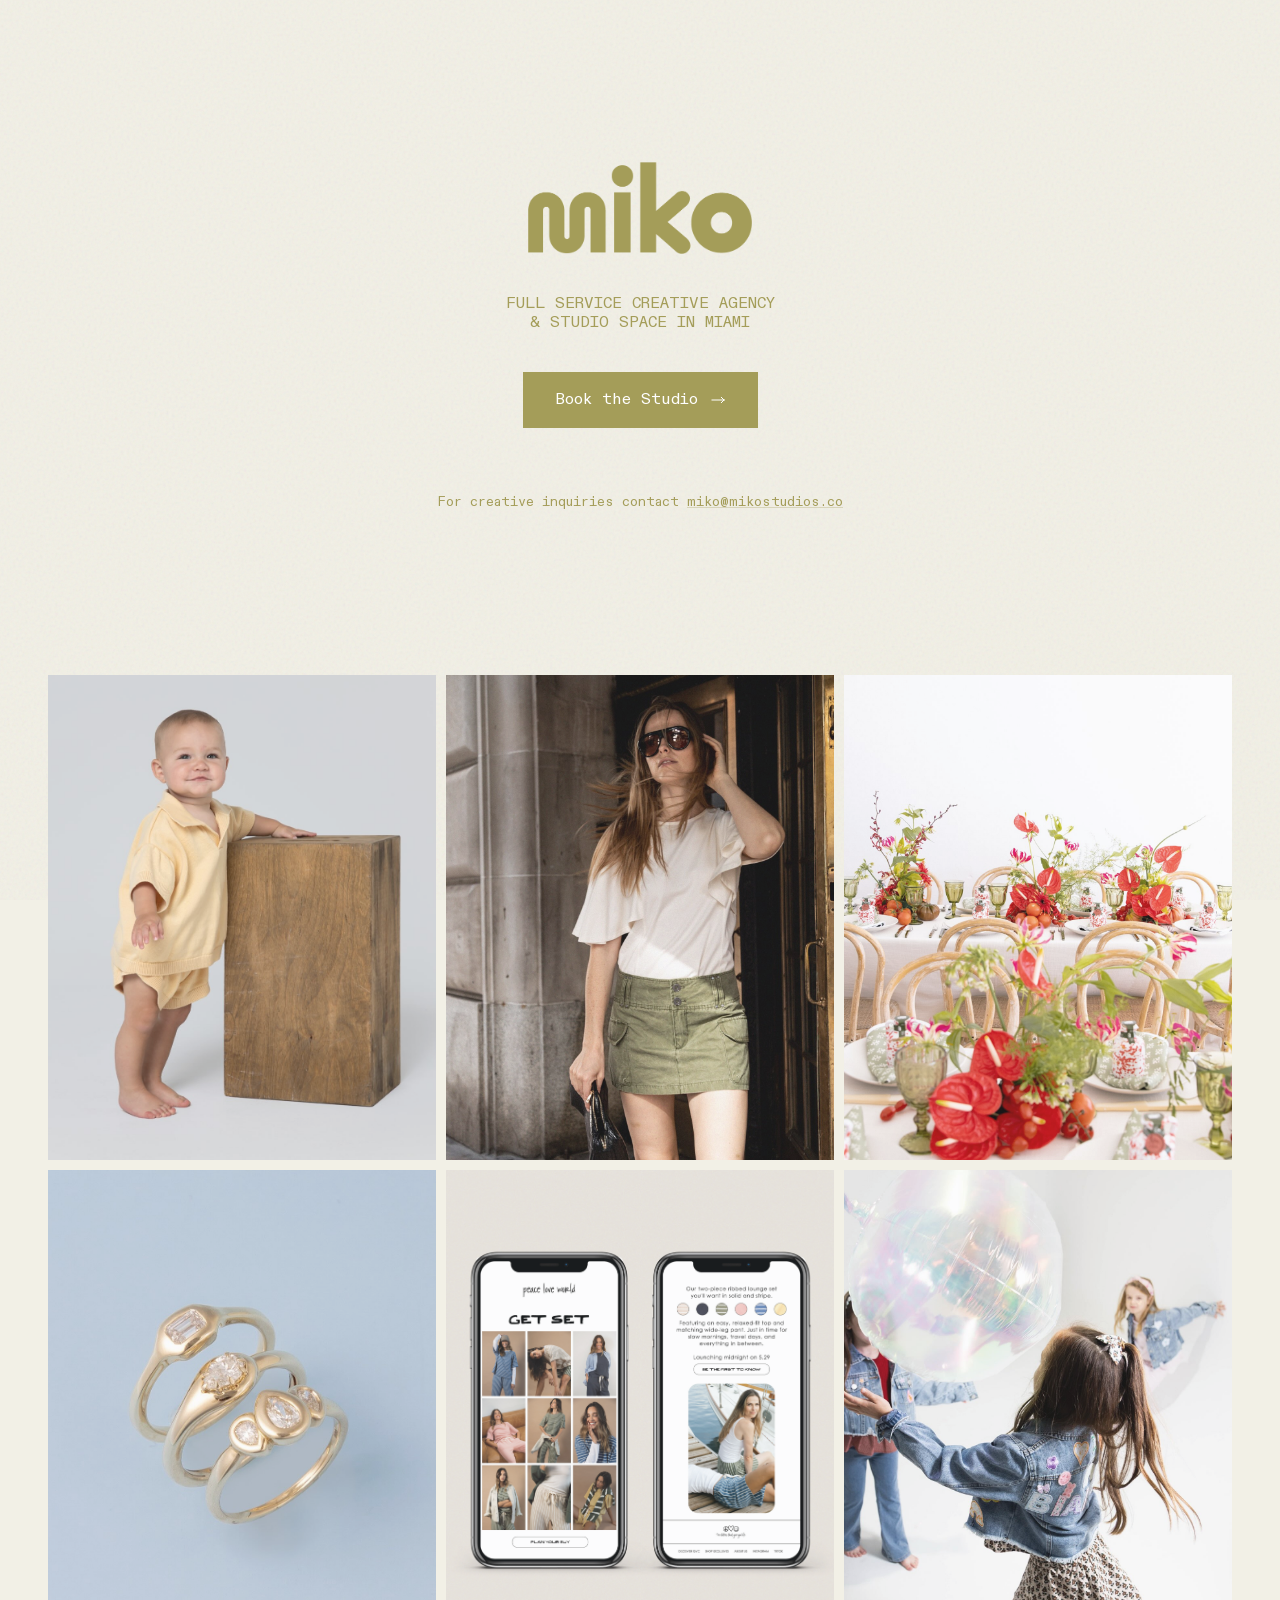
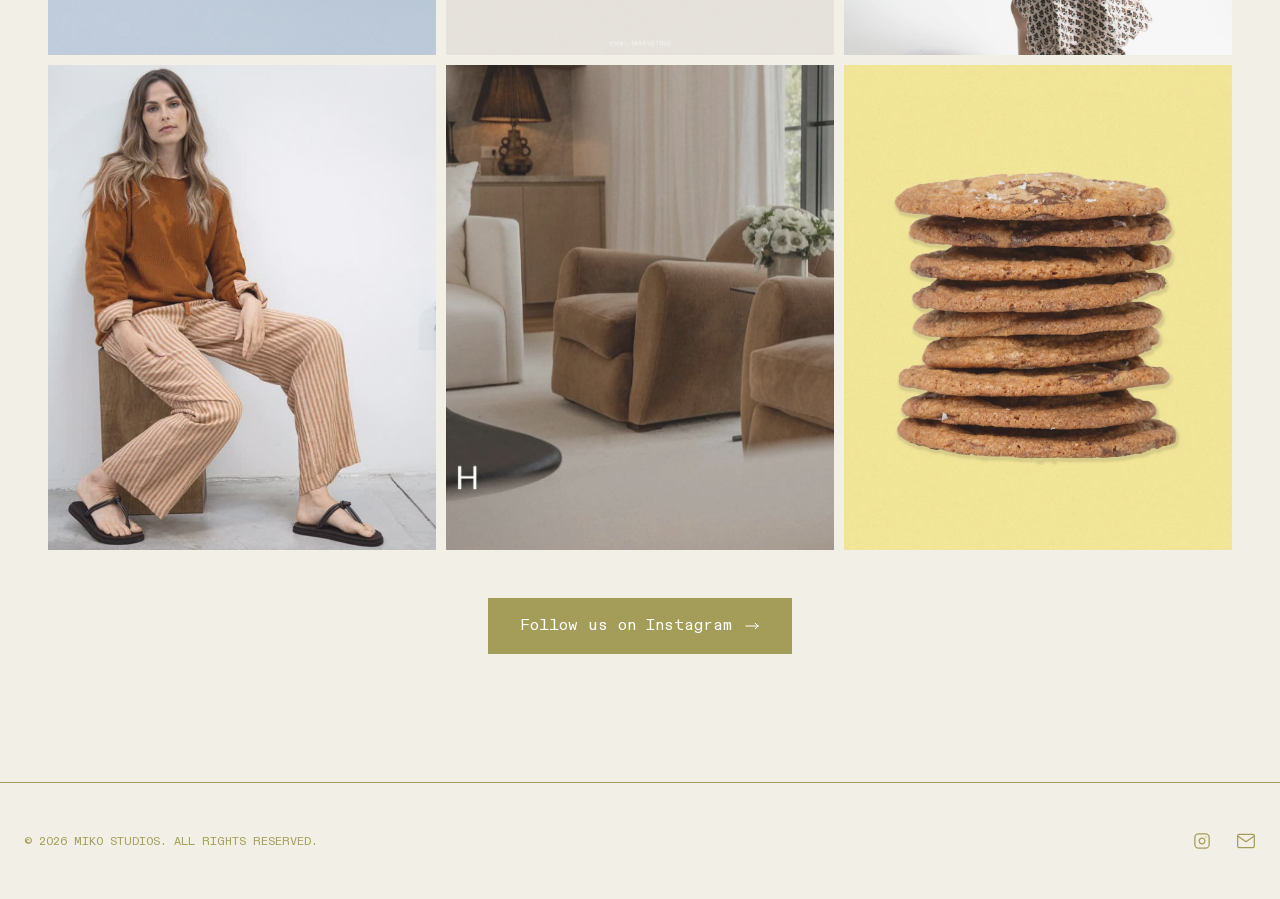
<file: index.html>
<!DOCTYPE html>
<html lang="en">

<head>
    <meta charset="UTF-8">
    <meta name="viewport" content="width=device-width, initial-scale=1.0">
    <title>Miko Studios | Creative Agency</title>
    <meta name="description" content="Full service creative agency + studio in Miami. Photography, videography, and creative direction.">
    <meta name="theme-color" content="#F2F0E6">
    <link rel="canonical" href="https://mikostudios.co/">

    <!-- Open Graph / Facebook -->
    <meta property="og:type" content="website">
    <meta property="og:url" content="https://mikostudios.co/">
    <meta property="og:title" content="Miko Studios | Creative Agency">
    <meta property="og:description" content="Full service creative agency + studio in Miami.">
    <meta property="og:image" content="https://mikostudios.co/img/miko-studio-1.jpg">

    <!-- Twitter -->
    <meta property="twitter:card" content="summary_large_image">
    <meta property="twitter:url" content="https://mikostudios.co/">
    <meta property="twitter:title" content="Miko Studios | Creative Agency">
    <meta property="twitter:description" content="Full service creative agency + studio in Miami.">
    <meta property="twitter:image" content="https://mikostudios.co/img/miko-studio-1.jpg">

    <!-- Favicon -->
    <link rel="icon" type="image/x-icon" href="./favicon.ico">
    <link rel="icon" type="image/png" sizes="32x32" href="./favicon-32x32.png">
    <link rel="icon" type="image/png" sizes="16x16" href="./favicon-16x16.png">
    <link rel="apple-touch-icon" sizes="180x180" href="./apple-touch-icon.png">
    <link rel="manifest" href="./site.webmanifest">

    <!-- Google Fonts -->
    <link rel="preconnect" href="https://fonts.googleapis.com">
    <link rel="preconnect" href="https://fonts.gstatic.com" crossorigin>
    <link href="https://fonts.googleapis.com/css2?family=Cormorant+Garamond:ital,wght@0,300;0,400;0,600;1,400&display=swap"
        rel="stylesheet">

    <!-- CSS -->
    <link href="./css/style.css" rel="stylesheet">

    <!-- Google tag (gtag.js) -->
    <script async src="https://www.googletagmanager.com/gtag/js?id=G-3SKXFJRZ46"></script>
    <script>
        window.dataLayer = window.dataLayer || [];
        function gtag(){dataLayer.push(arguments);}
        gtag('js', new Date());

        gtag('config', 'G-3SKXFJRZ46');
    </script>
</head>

<body>

    <!-- Hero Section -->
    <section class="hero">
        <div class="hero-content">

            <div class="hero-logo-container">
                <img src="./miko-logo.png" alt="Miko Studios Logo" class="hero-logo" width="562" height="229">
            </div>

            <p class="hero-description">
                FULL SERVICE CREATIVE AGENCY <br>& STUDIO SPACE IN MIAMI
            </p>

            <div class="btn-wrapper">
                <a href="https://mikostudios.as.me/" class="btn">
                    <span>Book the Studio</span>
                    <svg fill="none" stroke="currentColor" viewBox="0 0 24 24" width="16" height="16" aria-hidden="true">
                        <path stroke-linecap="square" stroke-linejoin="miter" stroke-width="1.5"
                            d="M17 8l4 4m0 0l-4 4m4-4H3"></path>
                    </svg>
                </a>
            </div>

            <p class="contact-text">
                For creative inquiries contact <a href="mailto:miko@mikostudios.co"
                    class="contact-link">miko@mikostudios.co</a>
            </p>
        </div>
    </section>

    <!-- Instagram Feed Section -->
    <section class="gallery" aria-label="Instagram Feed">
        <div class="container">
            <div id="custom-instafeed" class="gallery-grid">
                <div class="gallery-item loading">
                    <div class="gallery-img loading-placeholder"></div>
                </div>
                <div class="gallery-item loading">
                    <div class="gallery-img loading-placeholder"></div>
                </div>
                <div class="gallery-item loading">
                    <div class="gallery-img loading-placeholder"></div>
                </div>
                <div class="gallery-item loading">
                    <div class="gallery-img loading-placeholder"></div>
                </div>
                <div class="gallery-item loading">
                    <div class="gallery-img loading-placeholder"></div>
                </div>
                <div class="gallery-item loading">
                    <div class="gallery-img loading-placeholder"></div>
                </div>
                <div class="gallery-item loading">
                    <div class="gallery-img loading-placeholder"></div>
                </div>
                <div class="gallery-item loading">
                    <div class="gallery-img loading-placeholder"></div>
                </div>
                <div class="gallery-item loading">
                    <div class="gallery-img loading-placeholder"></div>
                </div>
            </div>

            <div class="btn-wrapper" style="text-align: center; margin-top: 3rem;">
                <a href="https://instagram.com/mikostudios.co/" target="_blank" rel="noopener noreferrer" class="btn">
                    <span>Follow us on Instagram</span>
                    <svg fill="none" stroke="currentColor" viewBox="0 0 24 24" width="16" height="16" aria-hidden="true">
                        <path stroke-linecap="square" stroke-linejoin="miter" stroke-width="1.5"
                            d="M17 8l4 4m0 0l-4 4m4-4H3"></path>
                    </svg>
                </a>
            </div>
        </div>
    </section>

    <!-- Footer -->
    <footer class="footer">
        <div class="copyright">
            &copy; <span id="year"></span> MIKO STUDIOS. ALL RIGHTS RESERVED.
        </div>
        <div class="social-links">
            <a href="https://instagram.com/mikostudios.co/" target="_blank" rel="noopener noreferrer" class="social-icon" aria-label="Instagram">
                <svg class="icon-svg" fill="none" stroke="currentColor" viewBox="-2 -2 28 28" aria-hidden="true">
                    <rect x="2" y="2" width="20" height="20" rx="5" ry="5" stroke-width="1.75" stroke-linecap="round"
                        stroke-linejoin="round"></rect>
                    <path d="M16 11.37A4 4 0 1 1 12.63 8 4 4 0 0 1 16 11.37z" stroke-width="1.75" stroke-linecap="round"
                        stroke-linejoin="round"></path>
                    <line x1="17.5" y1="6.5" x2="17.51" y2="6.5" stroke-width="1.75" stroke-linecap="round"
                        stroke-linejoin="round"></line>
                </svg>
            </a>
            <a href="mailto:miko@mikostudios.co" class="social-icon" aria-label="Email">
                <svg class="icon-svg" fill="none" stroke="currentColor" viewBox="0 0 24 24" aria-hidden="true">
                    <path d="M4 4h16c1.1 0 2 .9 2 2v12c0 1.1-.9 2-2 2H4c-1.1 0-2-.9-2-2V6c0-1.1.9-2 2-2z"
                        stroke-width="1.5" stroke-linecap="round" stroke-linejoin="round"></path>
                    <polyline points="22,6 12,13 2,6" stroke-width="1.5" stroke-linecap="round" stroke-linejoin="round">
                    </polyline>
                </svg>
            </a>
        </div>
    </footer>

    <!-- Instagram Feed Script -->
    <script>
        // Dynamic copyright year
        document.getElementById('year').textContent = new Date().getFullYear();

        // Instagram Feed Loader
        document.addEventListener('DOMContentLoaded', () => {
            const feedContainer = document.getElementById('custom-instafeed');

            const fetchInstagramPosts = async () => {
                try {
                    const timestamp = new Date().getTime();
                    const response = await fetch('./data/instagram.json?t=' + timestamp);

                    if (!response.ok) {
                        throw new Error('Could not load local feed');
                    }

                    const data = await response.json();

                    if (data && data.length > 0) {
                        feedContainer.innerHTML = '';

                        data.slice(0, 9).forEach(post => {
                            const postHtml = `
                                <div class="gallery-item">
                                    <a href="${post.permalink}" target="_blank" rel="noopener noreferrer">
                                        <img src="${post.media_url}" alt="Miko Studios Instagram post" class="gallery-img" loading="lazy">
                                    </a>
                                </div>
                            `;
                            feedContainer.insertAdjacentHTML('beforeend', postHtml);
                        });
                    }
                } catch (error) {
                    console.error('Error loading Instagram feed:', error);
                    feedContainer.innerHTML = '<p style="text-align:center; padding: 2rem; font-family: var(--font-mono); font-size: 0.8rem; color: var(--color-olive);">Instagram feed temporarily unavailable.</p>';
                }
            };

            fetchInstagramPosts();
        });
    </script>
</body>

</html>
</file>
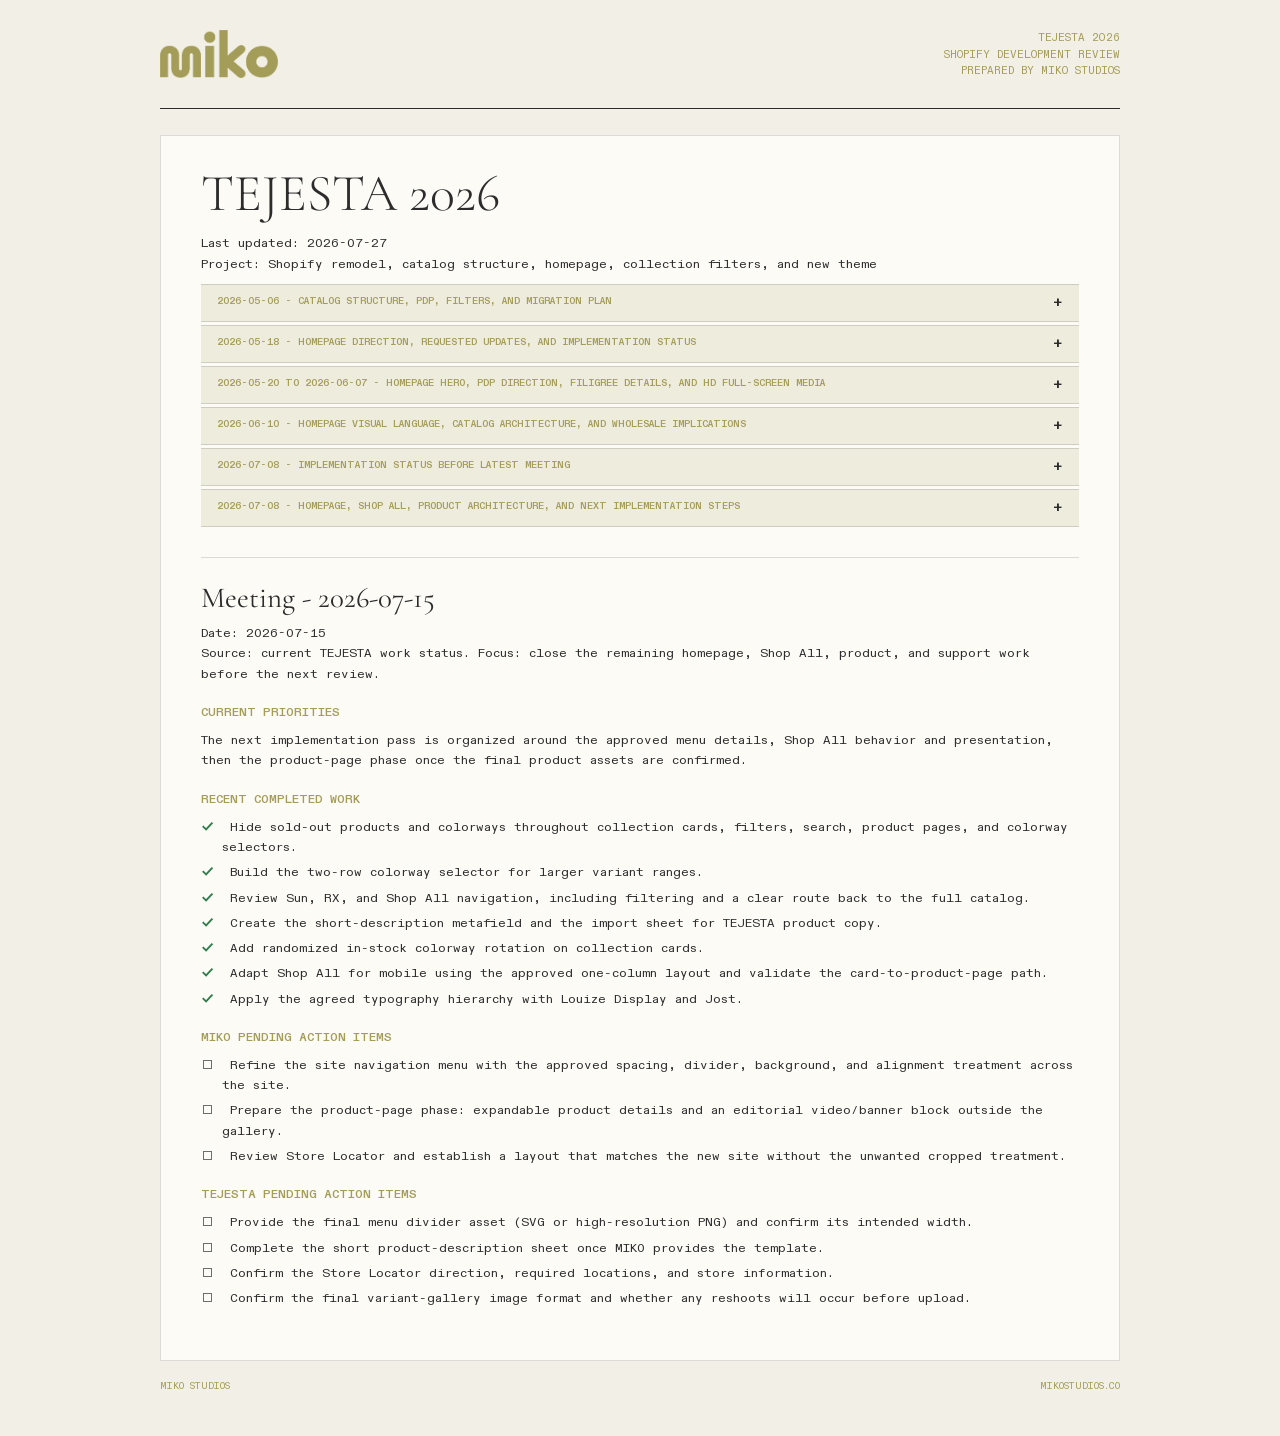
<file: tejesta.html>
<!doctype html>
<html lang="en">
<head>
  <meta charset="utf-8">
  <meta name="viewport" content="width=device-width, initial-scale=1">
  <title>TEJESTA 2026 Meeting Summary</title>
  <style>
    @font-face {
      font-family: "ABCDiatypeMono";
      src: url("fonts/ABCDiatypeMonoVariable-Trial.ttf") format("truetype");
      font-weight: 100 900;
      font-style: normal;
      font-display: swap;
    }
    @font-face {
      font-family: "Cormorant Garamond";
      src: url("fonts/CormorantGaramond-300.ttf") format("truetype");
      font-weight: 300;
      font-style: normal;
      font-display: swap;
    }
    @font-face {
      font-family: "Cormorant Garamond";
      src: url("fonts/CormorantGaramond-400.ttf") format("truetype");
      font-weight: 400;
      font-style: normal;
      font-display: swap;
    }
    @font-face {
      font-family: "Cormorant Garamond";
      src: url("fonts/CormorantGaramond-600.ttf") format("truetype");
      font-weight: 600;
      font-style: normal;
      font-display: swap;
    }
    @font-face {
      font-family: "Cormorant Garamond";
      src: url("fonts/CormorantGaramond-Italic-400.ttf") format("truetype");
      font-weight: 400;
      font-style: italic;
      font-display: swap;
    }

    :root {
      --cream: #F2F0E6;
      --charcoal: #2C2C2C;
      --olive: rgb(164, 157, 89);
      --olive-soft: rgba(164, 157, 89, 0.16);
      --terracotta: #AF8A69;
      --paper: #FCFBF6;
      --rule: rgba(44, 44, 44, 0.16);
      --serif: "Cormorant Garamond", Georgia, serif;
      --mono: "ABCDiatypeMono", ui-monospace, SFMono-Regular, Menlo, monospace;
    }

    @page {
      size: A4;
      margin: 16mm 15mm 18mm;
    }

    * {
      box-sizing: border-box;
    }

    html {
      background: var(--cream);
      color: var(--charcoal);
      font-family: var(--mono);
      font-size: 10px;
    }

    body {
      margin: 0;
      background: var(--cream);
      color: var(--charcoal);
      -webkit-font-smoothing: antialiased;
      line-height: 1.46;
    }

    .page {
      max-width: 960px;
      margin: 0 auto;
      padding: 30px 0 42px;
    }

    .brand-header {
      display: flex;
      align-items: flex-start;
      justify-content: space-between;
      gap: 32px;
      padding-bottom: 28px;
      margin-bottom: 26px;
      border-bottom: 1px solid var(--charcoal);
    }

    .brand-logo {
      width: 118px;
      height: auto;
      object-fit: contain;
    }

    .brand-meta {
      max-width: 360px;
      color: var(--olive);
      font-family: var(--mono);
      font-size: 11px;
      line-height: 1.5;
      text-align: right;
      text-transform: uppercase;
    }

    main {
      background: var(--paper);
      border: 1px solid var(--rule);
      padding: 34px 40px 38px;
    }

    h1,
    h2,
    h3 {
      margin: 0;
      color: var(--charcoal);
      font-family: var(--serif);
      font-weight: 400;
      letter-spacing: 0;
    }

    h1 {
      max-width: 780px;
      margin-bottom: 16px;
      font-size: 52px;
      line-height: 0.92;
      font-weight: 300;
    }

    h2 {
      margin-top: 32px;
      padding-top: 24px;
      border-top: 1px solid var(--rule);
      font-size: 29px;
      line-height: 1.08;
      page-break-after: avoid;
    }

    h3 {
      margin-top: 20px;
      color: var(--olive);
      font-family: var(--mono);
      font-size: 12px;
      font-weight: 600;
      line-height: 1.35;
      text-transform: uppercase;
    }

    p,
    li {
      font-family: var(--mono);
      font-size: 12.5px;
      line-height: 1.62;
    }

    p {
      margin: 10px 0;
    }

    a {
      color: var(--terracotta);
      text-decoration: none;
      border-bottom: 1px solid rgba(175, 138, 105, 0.35);
    }

    ul,
    ol {
      margin: 10px 0 14px;
      padding-left: 20px;
    }

    li {
      margin: 5px 0;
    }

    ul:has(> li > input[type="checkbox"]) {
      padding-left: 21px;
      list-style: none;
    }

    ul:has(> li > input[type="checkbox"]) > li {
      list-style: none;
    }

    code {
      padding: 1px 4px;
      background: var(--olive-soft);
      border-radius: 0;
      font-family: var(--mono);
      font-size: 0.94em;
    }

    hr {
      display: none;
    }

    input[type="checkbox"] {
      width: 13px;
      height: 13px;
      margin: 0 8px 0 -21px;
      appearance: none;
      -webkit-appearance: none;
      border: 0;
      border-radius: 0;
      background: transparent;
      background-image: url("data:image/svg+xml,%3Csvg width='13' height='13' viewBox='0 0 13 13' fill='none' xmlns='http://www.w3.org/2000/svg'%3E%3Crect x='2.5' y='2.5' width='8' height='8' stroke='%236E6E6E' stroke-width='1'/%3E%3C/svg%3E");
      background-position: center;
      background-repeat: no-repeat;
      background-size: 13px 13px;
      forced-color-adjust: none;
      opacity: 1;
      transform: translateY(2px);
    }

    input[type="checkbox"]:checked {
      background-image: url("data:image/svg+xml,%3Csvg width='13' height='13' viewBox='0 0 13 13' fill='none' xmlns='http://www.w3.org/2000/svg'%3E%3Cpath d='M2.4 6.8L5.1 9.5L10.8 3.4' stroke='%232F7D4B' stroke-width='1.9' stroke-linecap='square' stroke-linejoin='miter'/%3E%3C/svg%3E");
    }

    blockquote {
      margin: 18px 0;
      padding: 12px 18px;
      border-left: 3px solid var(--olive);
      background: var(--olive-soft);
    }

    .design-options {
      display: grid;
      grid-template-columns: repeat(2, minmax(0, 1fr));
      gap: 18px;
      margin: 18px 0 16px;
    }

    .design-option {
      display: grid;
      gap: 9px;
      margin: 0;
    }

    .design-option a {
      display: block;
      overflow: hidden;
      border: 1px solid var(--rule);
      background: var(--cream);
    }

    .design-option img {
      display: block;
      width: 100%;
      height: 260px;
      object-fit: cover;
      object-position: top center;
    }

    .design-option figcaption {
      color: var(--charcoal);
      font-family: var(--mono);
      font-size: 11px;
      line-height: 1.45;
      text-transform: uppercase;
    }

    .design-option__note {
      display: block;
      margin-top: 2px;
      color: var(--olive);
      font-size: 10px;
      text-transform: none;
    }

    .meeting-archive {
      margin: 3px 0 0;
      border-top: 1px solid var(--rule);
      border-bottom: 1px solid var(--rule);
      background: var(--olive-soft);
    }

    .meeting-archive > summary {
      display: grid;
      grid-template-columns: minmax(0, 1fr) auto;
      gap: 0 18px;
      padding: 10px 16px;
      color: var(--olive);
      cursor: pointer;
      font-family: var(--mono);
      font-size: 12px;
      font-weight: 600;
      line-height: 1.35;
      list-style: none;
      text-transform: uppercase;
    }

    .meeting-archive > summary::-webkit-details-marker {
      display: none;
    }

    .meeting-archive > summary::after {
      content: "+";
      grid-column: 2;
      grid-row: 1;
      flex: 0 0 auto;
      align-self: center;
      color: var(--charcoal);
      font-size: 16px;
      line-height: 1;
    }

    .meeting-archive[open] > summary::after {
      content: "-";
    }

    .meeting-archive__meta {
      grid-column: 1;
      grid-row: 1;
      color: var(--olive);
      font-size: 10px;
      text-align: left;
    }

    .meeting-archive__content {
      padding: 4px 22px 28px;
      border-top: 1px solid var(--rule);
    }

    .meeting-current {
      margin-top: 30px;
    }

    .meeting-current h2 {
      margin-top: 0;
    }

    .doc-footer {
      display: flex;
      justify-content: space-between;
      gap: 24px;
      margin-top: 18px;
      color: var(--olive);
      font-family: var(--mono);
      font-size: 10px;
      text-transform: uppercase;
    }

    @media screen and (max-width: 700px) {
      .page {
        padding: 22px 16px 34px;
      }

      .brand-header {
        gap: 18px;
        padding-bottom: 22px;
        margin-bottom: 20px;
      }

      .brand-logo {
        width: 104px;
      }

      .brand-meta {
        max-width: 250px;
        font-size: 10px;
      }

      main {
        padding: 28px 22px 32px;
      }

      .meeting-archive__content {
        padding: 2px 18px 24px;
      }

      .design-options {
        gap: 14px;
      }

      .design-option img {
        height: 220px;
      }

      h1 {
        font-size: 42px;
      }

      h2 {
        font-size: 25px;
      }
    }

    @media screen and (max-width: 480px) {
      .page {
        padding: 18px 14px 30px;
      }

      .brand-header {
        flex-direction: column;
      }

      .brand-meta {
        max-width: none;
        text-align: left;
      }

      main {
        padding: 24px 18px 28px;
      }

      .design-options {
        grid-template-columns: 1fr;
      }

      .design-option img {
        height: 280px;
      }

      h1 {
        font-size: 38px;
      }
    }

    @media print {
      body {
        print-color-adjust: exact;
        -webkit-print-color-adjust: exact;
      }
      .page {
        padding: 0;
      }
      main {
        border: 0;
        padding: 0;
        background: transparent;
      }
      .brand-header {
        margin-bottom: 18px;
      }
      .design-options {
        grid-template-columns: repeat(2, minmax(0, 1fr));
      }
      .design-option img {
        height: 170px;
      }
      h2 {
        break-after: avoid;
      }
      li,
      p {
        orphans: 3;
        widows: 3;
      }
    }
  </style>
</head>
<body>
  <div class="page">
    <header class="brand-header">
      <img class="brand-logo" src="images/miko-logo.png" alt="MIKO Studios">
      <div class="brand-meta">
        TEJESTA 2026<br>
        Shopify Development Review<br>
        Prepared by MIKO Studios
      </div>
    </header>
    <main>
      <h1>TEJESTA 2026</h1>
<p>Last updated: 2026-07-27<br>Project: Shopify remodel, catalog structure, homepage, collection filters, and new theme</p>
<details class="meeting-archive">
<summary>
  <span class="meeting-archive__meta">2026-05-06 - Catalog structure, PDP, filters, and migration plan</span>
</summary>
<div class="meeting-archive__content">
<p>Date: 2026-05-06<br>Project: Shopify remodel, catalog structure, and new theme</p>
<hr>
<h2>1. Project Goal</h2>
<p>We are preparing a new version of the TEJESTA Shopify store before making changes to the live site.</p>
<p>The main goal is to organize the catalog so the store becomes clearer, easier to maintain, and closer to a premium eyewear experience inspired by Matsuda:</p>
<ul>
<li>One product = one eyewear model/style.</li>
<li>Color and lens variations are managed as variants inside the product.</li>
<li>The variant option is called <code>Colorway</code>.</li>
<li>Collection pages stop showing many duplicated products by color.</li>
<li>Each product page concentrates images, description, variants, SEO, and commercial data in one place.</li>
</ul>
<hr>
<h2>2. Current Status</h2>
<h3>Development Store</h3>
<p>We have created a development store where we are testing the new structure:</p>
<p><a href="https://tejesta2026.myshopify.com/">https://tejesta2026.myshopify.com/</a></p>
<p>The site can be visited, but it is password protected:</p>
<p><code>tejesta</code></p>
<p>This environment lets us review products, theme behavior, and the shopping experience without affecting the live store.</p>
<h3>Products</h3>
<p>We have already imported the unified products into the development store.</p>
<p>Catalog change summary:</p>
<ul>
<li>Before: 362 original products/handles.</li>
<li>Now: 64 products grouped by model/style.</li>
<li>Variants created: 362.</li>
<li>Product groups merged: 51.</li>
<li>Redirects prepared: 362.</li>
<li>301 redirects needed because the URL changes: 351.</li>
</ul>
<p>This does not mean the catalog is production-ready. The structure is now available for review, but TEJESTA still needs to validate groupings, names, images, SKUs, inventory, and content.</p>
<h3>New Theme</h3>
<p>We have also created a GitHub repository to speed up development and keep better control over changes.</p>
<p>This lets us work in a more organized way, test changes in development, and only move validated updates to the live site.</p>
<h3>Visual Design</h3>
<p>We have not worked on the final visual design yet: colors, typography, graphic style, visual polish, or the complete aesthetic direction.</p>
<p>Right now, we are focused on the Shopify functional foundation because that is the priority: catalog structure, variants, images, filters, navigation, and overall behavior.</p>
<p>The idea is to first approve a solid foundation and then apply the visual design on top of that structure.</p>
<hr>
<h2>3. What Is Already Done</h2>
<ul>
<li><input checked="" disabled="" type="checkbox"> Development store created.</li>
<li><input checked="" disabled="" type="checkbox"> Unified products imported into development.</li>
<li><input checked="" disabled="" type="checkbox"> New catalog structure prepared: product = model, variant = colorway.</li>
<li><input checked="" disabled="" type="checkbox"> Variant option defined as <code>Colorway</code>.</li>
<li><input checked="" disabled="" type="checkbox"> RX and Sunglasses kept separate for now.</li>
<li><input checked="" disabled="" type="checkbox"> Redirect map prepared for old URLs.</li>
<li><input checked="" disabled="" type="checkbox"> New theme created in GitHub.</li>
<li><input checked="" disabled="" type="checkbox"> Initial design and UX notes prepared using Matsuda as reference.</li>
<li><input checked="" disabled="" type="checkbox"> Technical base prepared for collection pages, product pages, and variant selectors.</li>
</ul>
<hr>
<h2>4. What Still Needs Validation</h2>
<ul>
<li><input disabled="" type="checkbox"> Review whether the 64 grouped products are correct.</li>
<li><input disabled="" type="checkbox"> Confirm model names and colorway names.</li>
<li><input disabled="" type="checkbox"> Confirm which non-eyewear products should remain in the store.</li>
<li><input disabled="" type="checkbox"> Review prices, inventory, and product status.</li>
<li><input disabled="" type="checkbox"> Validate images for each product and colorway.</li>
<li><input checked="" disabled="" type="checkbox"> Define how the variant image gallery will work.</li>
<li><input disabled="" type="checkbox"> Review how the colorway selector should work when a product has many variants.</li>
<li><input disabled="" type="checkbox"> Decide how sold-out variants should appear: hidden or visible with a sold-out visual state.</li>
<li><input disabled="" type="checkbox"> Decide whether the PDP title should show only the model or model + selected colorway.</li>
<li><input disabled="" type="checkbox"> Define how editorial/hero blocks below the product gallery will be managed.</li>
<li><input disabled="" type="checkbox"> Define filters: which filters we use, what internal fields/tags feed them, and how they display.</li>
<li><input disabled="" type="checkbox"> Review collections and navigation.</li>
<li><input disabled="" type="checkbox"> Work on final visual design: colors, typography, and graphic style.</li>
<li><input disabled="" type="checkbox"> Complete QA before touching production.</li>
</ul>
<hr>
<h2>5. How Colorway Images Will Work</h2>
<p>When old separate products are merged into a single new product, we need to avoid mixing images from different colorways in the same gallery.</p>
<p>The defined solution is that each <code>Colorway</code> variant will have its own image gallery through a custom Shopify field.</p>
<p>Instead of creating rigid fields such as <code>Front</code>, <code>Side</code>, and <code>Diagonal</code>, we will use a flexible gallery field per variant. This means each colorway can have three images when that is enough, but it can also have more images if a product needs them.</p>
<h3>Behavior</h3>
<ul>
<li>Each product will continue using <code>Colorway</code> variants.</li>
<li>Each variant will have its own list of images.</li>
<li>The theme will show the image gallery that belongs to the selected colorway.</li>
<li>The team will be able to add more photos from the backend when needed.</li>
</ul>
<h3>Recommended Image Order</h3>
<p>To keep consistency, we recommend this order:</p>
<ol>
<li>Front</li>
<li>Side</li>
<li>Diagonal</li>
<li>Detail or extra images, when needed</li>
</ol>
<h3>Benefits</h3>
<ul>
<li>Each colorway controls its own images.</li>
<li>The gallery does not depend on filenames or ALT text.</li>
<li>The system is cleaner and more scalable long term.</li>
<li>Products are not limited to only three photos.</li>
<li>It supports a clearer and more premium visual experience.</li>
</ul>
<h3>Consideration</h3>
<p>This solution requires theme customization so the theme can read the images assigned to each variant, but it is the cleanest option for the new catalog structure.</p>
<hr>
<h2>6. Visual Point To Review: Selector With Many Variants</h2>
<p>On the product page, the colorway selector works well when there are only a few variants. For example, products with four colorways look clean and easy to use.</p>
<p>But in models with many variants, such as <code>Araki</code>, the thumbnails do not fit well in the available space and the selector looks too compressed.</p>
<p>We should review this with TEJESTA before closing the product page design.</p>
<p>Options we could consider:</p>
<ul>
<li>Keep small thumbnails but add horizontal scroll.</li>
<li>Show fewer visible thumbnails and open a full selector on click.</li>
<li>Use a multi-row layout.</li>
<li>Switch to a list/dropdown selector for models with many variants.</li>
<li>Use larger thumbnails on desktop and a more compact solution on mobile.</li>
</ul>
<p>The important point is deciding which experience TEJESTA prefers when a model has many colorways.</p>
<hr>
<h2>7. Pending Point: Sold-Out Variants</h2>
<p>We need to decide what happens when a variant/colorway is sold out.</p>
<p>Options:</p>
<ul>
<li>Hide it from the website while it is out of stock.</li>
<li>Keep it visible as a thumbnail, but with a slight fadeout or clear sold-out state.</li>
</ul>
<p>Keeping it visible helps show the full colorway range and can generate interest, but it can also frustrate users if they try to select something they cannot buy.</p>
<p>Hiding it simplifies the shopping experience, but it can make a model look like it has fewer options than it actually does.</p>
<p>Decision needed from TEJESTA: hide sold-out colorways, or show them with a clear visual state.</p>
<hr>
<h2>8. Pending Point: Product Title On PDP</h2>
<p>Right now, the product page shows the product/model name.</p>
<p>We could make the title also show the selected colorway when a variant is selected.</p>
<p>Example:</p>
<ul>
<li>Current: <code>Araki</code></li>
<li>Possible: <code>Araki - Piano</code></li>
<li>Possible: <code>Araki - Havana</code></li>
</ul>
<p>This can help the user understand which colorway they are viewing, especially if the gallery and images change when a variant is selected.</p>
<p>Decision needed from TEJESTA: keep a cleaner title with only the model, or show model + colorway on the PDP.</p>
<hr>
<h2>9. Editorial Blocks On PDP</h2>
<p>On references like Matsuda, after the product gallery there are editorial hero blocks with images, text, and links.</p>
<p>These blocks should not depend on the variant/colorway. The cleanest approach is to treat them as product, family, or collection content, not as variant-specific content.</p>
<p>Recommendation:</p>
<ul>
<li>Keep one common PDP base for eyewear.</li>
<li>Add reusable editorial blocks below the gallery.</li>
<li>Manage those blocks with metafields or metaobjects, so they can be shared across products in the same family.</li>
<li>Avoid creating a different template for every single model, except for special cases.</li>
</ul>
<p>When separate templates could make sense:</p>
<ul>
<li>Sunglasses vs Optical, if the structure changes.</li>
<li>Accessories or apparel.</li>
<li>Special collaborations.</li>
<li>Landing-style products with very specific storytelling.</li>
</ul>
<p>For normal eyewear models, it is better to have one flexible main template and control editorial content from Shopify.</p>
<hr>
<h2>10. Pending Point: Collection Filters</h2>
<p>We still need to define the filtering system.</p>
<p>It is not enough to decide what filters the shopper will see. We also need to decide what internal information will feed those filters:</p>
<ul>
<li>Tags.</li>
<li>Product type.</li>
<li>Metafields.</li>
<li>Collections.</li>
<li>Specific internal product fields.</li>
</ul>
<p>Possible filters to review:</p>
<ul>
<li>Sunglasses / Optical.</li>
<li>Shape.</li>
<li>Frame material.</li>
<li>Frame color.</li>
<li>Lens color.</li>
<li>Fit.</li>
<li>Availability.</li>
<li>Price.</li>
<li>Collection.</li>
</ul>
<p>We also need to decide how filters will be displayed visually: sidebar filters, top filters, buttons, dropdowns, or a combination depending on desktop/mobile.</p>
<p>This remains open before closing the collection design.</p>
<hr>
<h2>11. Questions To Close In The Meeting</h2>
<ol>
<li>Do we validate product = model and variant = <code>Colorway</code>?</li>
<li>What colorway names does TEJESTA want to use?</li>
<li>How should many colorways be displayed on one product page?</li>
<li>When a variant is sold out, should we hide it or show it with a fadeout/sold-out state?</li>
<li>Should the PDP title show only the model or model + selected colorway?</li>
<li>What editorial blocks should appear below the product gallery?</li>
<li>Which current products should be kept, archived, or discontinued?</li>
<li>Which filters are truly important for the shopper?</li>
<li>What internal fields should feed those filters: tags, metafields, product type, or collections?</li>
<li>How does TEJESTA want the search experience to be displayed in the header and across the site?</li>
</ol>
<hr>
<h2>12. Next Steps</h2>
<ul>
<li>Review the development site with TEJESTA.</li>
<li>Correct groupings, colorways, SKUs, and images.</li>
<li>Implement the variant gallery in the theme.</li>
<li>Adjust the colorway selector for products with many variants.</li>
<li>Define sold-out variant behavior.</li>
<li>Define title behavior on the PDP when the colorway changes.</li>
<li>Define reusable PDP editorial blocks.</li>
<li>Define filters, internal fields, and visual presentation.</li>
<li>Continue developing the theme in GitHub.</li>
<li>Work on final visual design once the functional foundation is approved.</li>
<li>Complete QA in staging.</li>
<li>Prepare redirects and migration plan.</li>
<li>Only after that, apply changes to the live site.</li>
</ul>
<hr>
<h2>Important Note</h2>
<p>The development site is a working environment. It is useful for reviewing and approving the new structure, but it should not be considered the final production version yet.</p>
<p>Product image metafields and final product collections should be completed inside the real/live Shopify store after the new theme has been imported there, even if that theme remains unpublished during setup. This avoids duplicating manual work in development and ensures the metafield images and collections are connected to the final imported products and variants.</p>
</div>
</details>

<details class="meeting-archive">
<summary>
  <span class="meeting-archive__meta">2026-05-18 - Homepage direction, requested updates, and implementation status</span>
</summary>
<div class="meeting-archive__content">
<h2>This Week Meeting</h2>
<p>Date: 2026-05-18<br>Focus: track what TEJESTA requested after the previous review, what has already been implemented in the development workflow, and which homepage direction should move forward.</p>

<h3>What TEJESTA Asked For</h3>
<ul>
<li><input checked="" disabled="" type="checkbox"> Collection cards should show a maximum of 6 variant thumbnails on hover. If a product has more colorways, the sixth slot should show a <code>+</code> indicator.</li>
<li><input checked="" disabled="" type="checkbox"> Product pages should show the product name together with the selected <code>Colorway</code>.</li>
<li><input checked="" disabled="" type="checkbox"> Accessibility must be treated as a main requirement because some buyers may have vision difficulties.</li>
<li><input checked="" disabled="" type="checkbox"> The homepage hero should rotate randomly on each refresh once final hero assets are confirmed.</li>
<li><input disabled="" type="checkbox"> Review the two homepage design directions sent to TEJESTA and decide which version should be used as the base for development.</li>
<li><input checked="" disabled="" type="checkbox"> Textile and accessory products, including t-shirts, blankets, hats, and similar items, should be removed from the eyewear staging import.</li>
<li><input disabled="" type="checkbox"> Collection filters should be defined from the Google Sheet TEJESTA will send, instead of guessing the final filter system.</li>
<li><input checked="" disabled="" type="checkbox"> TEJESTA sent the product list for the website; received on 2026-05-18 and added to the catalog review tasks.</li>
</ul>

<h3>Homepage Design Options To Review</h3>
<p>Two homepage directions were shared with TEJESTA before the meeting. During the call, we should compare them side by side and choose the version that will become the base for the homepage build.</p>
<p>Reference Slack message: <a href="https://mikostudios.slack.com/archives/C0481N0AB9C/p1778690796584819">homepage design options sent to TEJESTA</a></p>
<div class="design-options">
  <figure class="design-option">
    <a href="images/tejesta/homepage-option-a.jpg" target="_blank" rel="noopener">
      <img src="images/tejesta/homepage-option-a-thumb.jpg" alt="TEJESTA homepage design option A thumbnail">
    </a>
    <figcaption>
      Option A
      <span class="design-option__note">Click to open the larger preview.</span>
    </figcaption>
  </figure>
  <figure class="design-option">
    <a href="images/tejesta/homepage-option-b.jpg" target="_blank" rel="noopener">
      <img src="images/tejesta/homepage-option-b-thumb.jpg" alt="TEJESTA homepage design option B thumbnail">
    </a>
    <figcaption>
      Option B
      <span class="design-option__note">Click to open the larger preview.</span>
    </figcaption>
  </figure>
</div>
<p>Decision needed from TEJESTA: choose Option A or Option B as the homepage direction, or approve a hybrid direction before development starts.</p>

<h3>What We Have Already Done</h3>
<ul>
<li><input checked="" disabled="" type="checkbox"> Updated the collection card theme logic so only 6 slots appear, with a <code>+</code> overflow slot when there are more than 6 colorways.</li>
<li><input checked="" disabled="" type="checkbox"> Linked the <code>+</code> overflow slot so it behaves like the other collection-card variant links and sends the shopper to the selected product page.</li>
<li><input checked="" disabled="" type="checkbox"> Updated the PDP title behavior so the page can display <code>Model Colorway</code> and update when the selected variant changes.</li>
<li><input checked="" disabled="" type="checkbox"> Normalized the visible variant selector label to <code>Colorway</code>, with the selected value shown to the shopper.</li>
<li><input checked="" disabled="" type="checkbox"> Updated the catalog generator to exclude textiles/accessories from the staging import and create a separate action list for review.</li>
<li><input checked="" disabled="" type="checkbox"> Regenerated staging outputs after the exclusion pass: 353 eyewear variant rows, 55 new staged products, 9 excluded textile/accessory products, and 351 redirects that still need to be kept for migration.</li>
<li><input checked="" disabled="" type="checkbox"> Reviewed the 9 excluded textile/accessory products and decided whether they should be archived, deleted, or managed separately in Shopify admin.</li>
<li><input checked="" disabled="" type="checkbox"> Kept the original Shopify export unchanged and preserved the reproducible generator workflow for future catalog updates.</li>
<li><input checked="" disabled="" type="checkbox"> Updated the theme so products with <code>Type RX</code> do not show prices across PDPs, product cards, search, and recommendation areas.</li>
</ul>

<h3>Still Pending</h3>
<ul>
<li><input disabled="" type="checkbox"> Confirm final hero assets before implementing random homepage rotation.</li>
<li><input disabled="" type="checkbox"> Receive and review TEJESTA's Google Sheet for filters, internal metafields/tags, and desktop/mobile presentation.</li>
<li><input disabled="" type="checkbox"> Review the product list received from TEJESTA on 2026-05-18 against the staging product mapping and confirm what should be included on the website.</li>
<li><input disabled="" type="checkbox"> Complete accessibility QA: contrast, readable type sizes, touch targets, visible focus states, keyboard navigation, alt text, and variant-selector legibility.</li>
<li><input disabled="" type="checkbox"> After the new theme is imported into the real Shopify store, configure variant image metafields and product collections on the final live products.</li>
<li><input disabled="" type="checkbox"> Continue reviewing product groupings, SKUs, images, inventory, and redirect handling before production migration.</li>
</ul>

<h3>Open Points To Discuss</h3>
<ol>
<li>Do we approve the new collection-card behavior with 5 visible thumbnails plus the <code>+</code> slot when a product has more than 6 colorways?</li>
<li>Does TEJESTA approve <code>Model Colorway</code> as the default PDP title behavior?</li>
<li>Which homepage design direction should we use: Option A, Option B, or a hybrid direction?</li>
<li>After the homepage direction is selected, which hero images should be used for random homepage rotation?</li>
<li>Does the product list received from TEJESTA on 2026-05-18 represent the final website assortment for launch?</li>
<li>Which filters from the upcoming sheet are essential for launch, and which can wait?</li>
<li>For RX products, should shoppers still be allowed to add items to cart, or should the product page direct them to the Store Locator instead?</li>
<li>How should the search experience be displayed: simple header icon, expanded search bar, overlay modal, or another layout?</li>
</ol>
</div>
</details>

<details class="meeting-archive">
<summary>
  <span class="meeting-archive__meta">2026-05-20 to 2026-06-07 - Homepage hero, PDP direction, filigree details, and HD full-screen media</span>
</summary>
<div class="meeting-archive__content">
<h2>Meeting - 2026-05-20</h2>
<p>Date: 2026-05-20<br>Focus: review the homepage direction, confirm the next design behavior, and define the work needed for navigation, shop/category pages, and PDP.</p>

<h3>Meeting Summary</h3>
<ul>
<li>The selected homepage direction is moving forward, but TEJESTA still wants to see the missing material/design layer added before treating it as final.</li>
<li>The current development build should be understood as a functional foundation. Product logic and internal behavior are being prepared, but the visual system is not final yet.</li>
<li>TEJESTA wants the Shopify setup to be easy to manage internally: banners, hero images, homepage copy, and media should be simple to change once the structure is in place.</li>
<li>The next design focus is navigation, shop/category pages, product pages, and homepage mobile.</li>
<li>The site should feel more branded and less like a generic Shopify theme by using TEJESTA-specific visual details, especially filigree/art-deco-inspired elements.</li>
</ul>

<h3>Decisions</h3>
<ul>
<li><input checked="" disabled="" type="checkbox"> Homepage hero rotation should switch daily / every 24 hours instead of changing only on refresh.</li>
<li><input checked="" disabled="" type="checkbox"> Hero image or video and hero copy should be managed together, so each highlighted frame, collection, or story can have its own text.</li>
<li><input checked="" disabled="" type="checkbox"> The top banner should remain easy to hide or unhide from the theme/admin setup.</li>
<li><input checked="" disabled="" type="checkbox"> PDP information should not overlay the product photography.</li>
<li><input checked="" disabled="" type="checkbox"> Product detail sections such as dimensions, description, care, and product information can use dropdown/accordion behavior.</li>
<li><input checked="" disabled="" type="checkbox"> Instead of a generic "new release" badge, the PDP should explore showing the collection or release name near the product title.</li>
<li><input checked="" disabled="" type="checkbox"> Optical/RX products should continue avoiding visible pricing and should guide shoppers toward store/location information.</li>
</ul>

<h3>MIKO Action Items</h3>
<ul>
<li><input checked="" disabled="" type="checkbox"> Update homepage hero rotation so it changes every 24 hours, with image/media and copy treated as one content pair.</li>
<li><input checked="" disabled="" type="checkbox"> Keep the top banner configurable so TEJESTA can hide or show it without code changes.</li>
<li><input disabled="" type="checkbox"> Continue homepage mobile design and make sure the selected homepage direction works cleanly on mobile.</li>
<li><input disabled="" type="checkbox"> Start navigation and shop/category page design with a more custom TEJESTA visual treatment.</li>
<li><input disabled="" type="checkbox"> Explore a stylized filter/navigation area inspired by reference sites, but adapted to TEJESTA's own brand language.</li>
<li><input disabled="" type="checkbox"> Design the PDP layout without text overlaying images, and create a more branded product-info area.</li>
<li><input disabled="" type="checkbox"> Add or design PDP dropdown sections for dimensions, description, care, and product details.</li>
<li><input disabled="" type="checkbox"> Explore a collection/release label near the PDP title instead of a generic badge.</li>
<li><input disabled="" type="checkbox"> Explore breadcrumb/link-tree behavior on PDPs so shoppers can navigate back to the relevant collection or release.</li>
<li><input disabled="" type="checkbox"> Add the missing <code>Raul</code> frame to the eyewear/category review list.</li>
<li><input disabled="" type="checkbox"> Plan an editorial/craftsmanship block below the main PDP content so the page does not jump directly to "You may also like."</li>
<li><input checked="" disabled="" type="checkbox"> Recheck Optical/RX product behavior: no visible price, clear path toward Store Locator or locations, and no confusing cart flow.</li>
</ul>

<h3>TEJESTA Action Items</h3>
<ul>
<li><input disabled="" type="checkbox"> Send the brand/style-guide assets, older filigree elements, and any additional visual motifs that can be used across the site.</li>
<li><input disabled="" type="checkbox"> Prepare or send a one-page collection of new design elements, especially the art-deco-inspired direction discussed in the meeting.</li>
<li><input disabled="" type="checkbox"> Resend access/password details for the current site or any reference environment MIKO should review.</li>
<li><input disabled="" type="checkbox"> Confirm which hero images, videos, frames, collections, and copy should be included in the daily homepage rotation.</li>
<li><input disabled="" type="checkbox"> Confirm whether TEJESTA wants to keep the current font or move toward a new "2026" font direction.</li>
<li><input disabled="" type="checkbox"> Confirm how far PDP breadcrumbs should go: collection only, collection + release, or another hierarchy.</li>
</ul>

<h3>Open Points</h3>
<ol>
<li>Which exact homepage hero assets and copy combinations should rotate daily?</li>
<li>Which TEJESTA visual elements should be used on the homepage, shop/category pages, PDP, CTA buttons, and navigation?</li>
<li>Should the visual direction lean more art deco than the current Native American-inspired brand elements?</li>
<li>What should the final PDP breadcrumb hierarchy be?</li>
<li>What editorial/craftsmanship content should appear below the PDP gallery for each style, collection, or product family?</li>
<li>What new font direction should be tested for the 2026 site?</li>
</ol>

<h3>Source</h3>
<p>Meeting transcript generated from the 2026-05-20 audio recording and reviewed for action items. Some wording was normalized from the raw transcript where Whisper misread brand or Shopify terms.</p>

<h2>Slack Update - 2026-05-26</h2>
<p>Date: 2026-05-26<br>Source: Slack message from Mike, shared with Toni, Mia, and Enrique Larios.</p>

<h3>Client Direction</h3>
<ul>
<li>TEJESTA has been testing small design details to make the site feel more on brand.</li>
<li>The reference sent shows art-deco filigree-style corner/detail elements added around the product/PDP composition.</li>
<li>The goal is to add subtle branded flair without overdoing the design or making the interface feel too decorative.</li>
<li>This should be treated as a work in progress: test where these elements can go, review how they affect the product page, and refine with the team.</li>
</ul>

<h3>Team Note</h3>
<ul>
<li>Enrique Larios has been added to the channel as Graphic Designer.</li>
<li>MIKO and Enrique will work together to get these visual elements correct as needed.</li>
</ul>

<h3>Action Items</h3>
<ul>
<li><input disabled="" type="checkbox"> Explore small art-deco filigree details for product/PDP components, starting from the reference screenshot.</li>
<li><input disabled="" type="checkbox"> Identify safe placements for decorative elements: corners, separators, product-info areas, headings, or supporting blocks.</li>
<li><input disabled="" type="checkbox"> Keep the treatment subtle so the site gains brand character without visual clutter.</li>
<li><input disabled="" type="checkbox"> Coordinate with Enrique Larios on final graphic assets and direction.</li>
</ul>

<h3>Original Slack Message</h3>
<blockquote>
<p>@Toni @Mia We have been playing with design elements, and want to do small details like the first image below with art deco filigree added to some elements to make them look more on brand.</p>
<p>Toni want to put this on your radar so we can figure out how to add these elements correctly</p>
<p>I have added @Enrique Larios to the channel who is our Graphic designer. we will work together to get these elements correct as need.</p>
<p>this will be a work in progress to see where things can go to make things have a bit of flare without over doing it.</p>
</blockquote>

<h2>Slack Update - 2026-06-07</h2>
<p>Date: 2026-06-07<br>Source: Screenshot of Slack message from Mike, shared with Toni and Mia.</p>

<h3>Client Direction</h3>
<ul>
<li>TEJESTA wants the homepage hero media to feel more immersive immediately when the page opens.</li>
<li>The first homepage note is to make the hero image or video full screen on initial page load, similar to the Matsuda site and the reference <a href="https://www.aimeleondore.com/">aimeleondore.com</a>.</li>
<li>The team should also review how to make homepage video assets appear as HD and polished as the video treatment on the reference site.</li>
</ul>

<h3>Action Items</h3>
<ul>
<li><input checked="" disabled="" type="checkbox"> Update homepage hero design so the first hero image/video fills the full viewport on initial page load.</li>
<li><input checked="" disabled="" type="checkbox"> Review Matsuda and <a href="https://www.aimeleondore.com/">Aimé Leon Dore</a> as references for full-screen hero composition, spacing, and initial above-the-fold behavior.</li>
<li><input checked="" disabled="" type="checkbox"> Audit homepage video quality and delivery requirements so hero video assets can display in HD: source resolution, compression/export settings, Shopify hosting constraints, autoplay behavior, and mobile fallback.</li>
</ul>

<h3>Original Slack Message</h3>
<blockquote>
<p>hey toni/mia, first note we have for the home page is make the hero image full screen once you open the page. similaar to the matsude site currently and jon referenced <a href="https://www.aimeleondore.com/">https://www.aimeleondore.com/</a> as well.. hopefully we can figure out how to make video as HD as they did on their site.</p>
</blockquote>
</div>
</details>

<details class="meeting-archive">
<summary>
  <span class="meeting-archive__meta">2026-06-10 - Homepage visual language, catalog architecture, and wholesale implications</span>
</summary>
<div class="meeting-archive__content">
<h2>Meeting - 2026-06-10</h2>
<p>Date: 2026-06-10<br>Focus: review homepage visual language, art-deco/filigree treatment, category layout direction, product/variant architecture, and wholesale implications.</p>

<h3>Meeting Summary</h3>
<ul>
<li>TEJESTA reviewed the current design direction and wants the decorative/brand elements to feel custom and intentional, not too literal or overused.</li>
<li>The button and interaction language still needs a more specific TEJESTA treatment, closer to the kind of custom styling seen on reference sites such as Matsuda.</li>
<li>The homepage direction is generally moving forward, but the team still needs to lock the final homepage system: hero treatment, secondary content blocks, button language, filigree language, and font direction.</li>
<li>For category/homepage content blocks, TEJESTA wants to experiment with flipping image placement so the layout feels less like other stores: for example, one main image on the right and the optical/secondary image on the left.</li>
<li>The team discussed whether homepage sections should repeat the exact hero language or use a lighter image-and-text treatment. The text does not always need to sit bottom-left over the image; it can be adjusted or centered depending on the section.</li>
<li>A major part of the meeting focused on the product architecture: one product with many colorway variants gives a cleaner PDP, but it limits the ability to feature the same frame multiple times as separate full-size color cards on collection or editorial pages.</li>
<li>TEJESTA wants shoppers to move directly from a frame/card to the product page, where they can see all available color variants, instead of adding unnecessary intermediate collection-page steps.</li>
<li>Color and style filters may not be useful if the catalog is built around unified products, because the collection page will only show one primary colorway per product unless the products are split or handled with a separate merchandising layer.</li>
<li>The wholesale site is an important constraint. If all colors become variants under one product, the wholesale product structure may need to be reviewed or rebuilt so it does not lose the current color-by-color clarity.</li>
<li>After the client portion of the call, the internal note was to keep the catalog architecture as flexible as possible and review whether a third-party/app approach can merge variants visually while preserving separate product control where needed.</li>
</ul>

<h3>Decisions</h3>
<ul>
<li><input checked="" disabled="" type="checkbox"> Continue refining the homepage visual direction instead of treating the current version as final.</li>
<li><input checked="" disabled="" type="checkbox"> Develop a more custom button/cursor/interaction language that supports the TEJESTA visual system.</li>
<li><input checked="" disabled="" type="checkbox"> Test flipped image placement for category/editorial blocks so the site feels more differentiated.</li>
<li><input checked="" disabled="" type="checkbox"> Keep the shopper path focused: frame/card selection should lead directly to the PDP with colorway variants available there.</li>
<li><input checked="" disabled="" type="checkbox"> Treat wholesale compatibility as a required check before finalizing the product/variant structure.</li>
</ul>

<h3>MIKO Action Items</h3>
<ul>
<li><input disabled="" type="checkbox"> Continue homepage design work and aim to lock the homepage direction, button language, filigree language, and font direction over the next week.</li>
<li><input disabled="" type="checkbox"> Explore TEJESTA-specific button, cursor, and interaction styling so decorative elements feel subtle and integrated.</li>
<li><input disabled="" type="checkbox"> Test category/editorial block layouts with reversed image placement: first/main image on the right and optical/secondary image on the left where appropriate.</li>
<li><input disabled="" type="checkbox"> Review whether secondary homepage sections should reuse the first hero language or use a lighter image-and-text treatment with more flexible text positioning.</li>
<li><input disabled="" type="checkbox"> Review the catalog architecture with Toni/AJRA: unified product with colorway variants versus separate products with an app/third-party merge behavior.</li>
<li><input disabled="" type="checkbox"> Confirm whether the staged product setup can still support flexible merchandising, including featuring the same frame in different colorways across collection/editorial pages.</li>
<li><input disabled="" type="checkbox"> Check the wholesale site impact before committing to the final product/variant structure.</li>
<li><input disabled="" type="checkbox"> Continue PDP design work once the visual language is more locked.</li>
</ul>

<h3>TEJESTA Action Items</h3>
<ul>
<li><input disabled="" type="checkbox"> Continue sending notes, references, edits, and design feedback as the homepage and product-page direction evolves.</li>
<li><input disabled="" type="checkbox"> Decide how much merchandising flexibility is needed on collection/editorial pages: one card per frame, or the ability to show the same frame multiple times in different colors.</li>
<li><input disabled="" type="checkbox"> Confirm whether color/style filters are needed for launch, given the implications of unified products and colorway variants.</li>
<li><input disabled="" type="checkbox"> Confirm wholesale requirements, especially whether each color of each frame must remain visually and operationally clear in the wholesale experience.</li>
</ul>

<h3>Open Points</h3>
<ol>
<li>Should the final catalog structure remain product = frame/style with colorway variants, or should TEJESTA keep separate products by color and use an app/third-party solution to merge variant behavior on the PDP?</li>
<li>If a product has many colorways, how should TEJESTA choose the primary color shown on collection pages?</li>
<li>Will TEJESTA need editorial or collection pages where the same frame appears multiple times in different colors as full-size product cards?</li>
<li>Are color filters and style filters important for launch, or can they be removed/simplified?</li>
<li>What is the safest product structure for the wholesale site?</li>
<li>What is the final visual language for buttons, filigree details, cursor/interaction details, and typography?</li>
</ol>

<h3>Source</h3>
<p>Meeting transcript generated from the 2026-06-10 audio recording <code>Tejesta 2.m4a</code> and reviewed for summary, decisions, and action items. Some wording was normalized from the raw transcript where Whisper repeated filler audio or misread brand/shop terms.</p>
</div>
</details>

<details class="meeting-archive">
<summary>
  <span class="meeting-archive__meta">2026-07-08 - Implementation status before latest meeting</span>
</summary>
<div class="meeting-archive__content">
<h2>Status Snapshot - 2026-07-08</h2>
<p>Date: 2026-07-08<br>Source: TEJESTA Slack feedback, design references, and Shopify theme implementation work before the latest call.</p>

<h3>Completed Before This Meeting</h3>
<ul>
<li><input checked="" disabled="" type="checkbox"> Master TEJESTA website assets folder reviewed, including fonts, vectored homepage layout, photo folders, <code>Desktop - 3v2.pdf</code>, and <code>SHOP ALL PAGE.ai</code>.</li>
<li><input checked="" disabled="" type="checkbox"> Restored static header/logo behavior after TEJESTA decided not to keep the dynamic logo/color-sampling pass.</li>
<li><input checked="" disabled="" type="checkbox"> Created a Customizer-editable random homepage hero section and kept the current hero as the first option.</li>
<li><input checked="" disabled="" type="checkbox"> Refined header spacing, hid the customer/account icon, and moved search into the right-side header action area.</li>
<li><input checked="" disabled="" type="checkbox"> Reduced homepage descriptive copy size for SEVEN, Sun, Optical, and Artesania content blocks.</li>
<li><input checked="" disabled="" type="checkbox"> Built and published Shop All filters with TEJESTA linework, dropdown frames, selected states, smaller type, URL-driven Sun / Optical routing, and no visible <code>Products</code> page title.</li>
<li><input checked="" disabled="" type="checkbox"> Updated footer headings from <code>Discover</code> to <code>Collection</code> and from <code>Customer Service</code> to <code>Information</code>.</li>
</ul>

<h3>Carry-Forward Items</h3>
<ul>
<li><input disabled="" type="checkbox"> Adapt homepage and Shop All mobile after TEJESTA confirms the mobile behavior or sends final mobile screens.</li>
<li><input disabled="" type="checkbox"> Confirm whether the missing round / <code>Raul</code> frame needs to be added to the eyewear/category review list.</li>
<li><input disabled="" type="checkbox"> After importing the new theme into the real Shopify store as an unpublished theme, configure variant image metafields and product collections on the final live products.</li>
<li><input disabled="" type="checkbox"> Make collection cards use the first image of the selected first variant, so TEJESTA can merchandise the visible card image by reordering variants.</li>
</ul>
</div>
</details>

<details class="meeting-archive">
<summary>
  <span class="meeting-archive__meta">2026-07-08 - Homepage, Shop All, product architecture, and next implementation steps</span>
</summary>
<div class="meeting-archive__content">
<section class="meeting-current">
<h2>Meeting - 2026-07-08</h2>
<p>Date: 2026-07-08<br>Source: audio recording <code>7830 NW 57th St.qta</code>, transcribed to <code>transcripts/tejesta-2026-07-08-meeting.txt</code>. Focus: homepage approval, rotating hero assets, header behavior, Shop All/mobile, product architecture, search, menu, PDP, and cart flow.</p>

<h3>Meeting Summary</h3>
<ul>
<li>TEJESTA likes the current homepage direction. The site feels clean and is moving in the right direction, but they expect more branded refinements now that the foundation is working.</li>
<li>The 24-hour homepage hero rotation is approved as a direction. TEJESTA will send images and short video assets, and each asset can have its own link if needed.</li>
<li>The homepage hero can keep the Collection Seven copy block below the media for now, even when some rotating assets are not strictly Collection Seven content.</li>
<li>The homepage header needs a new scroll state: transparent over the hero at the top, then a white bar with black crest/logo, menu, and icons once the page scrolls over content.</li>
<li>Shop All routing is in a better place: clicking Sunglasses / Optical should no longer leave stale page titles like <code>Sunglasses</code> visible when the selected filter changes.</li>
<li>The product architecture remains the biggest open strategic decision: unified products with colorway variants feel cleaner, but separate color products preserve stronger merchandising and color-filter flexibility.</li>
<li>Mobile Shop All should stay clean and visual. On mobile, tapping a color/variant option should change the card image instead of immediately navigating to the PDP; the main product image should remain the path into the product page.</li>
<li>The current search experience feels too small and generic. TEJESTA wants a more designed search surface that behaves closer to a shop page, with stronger visual framing, possible imagery, and useful suggestions/results.</li>
<li>The PDP and cart flow are still early. TEJESTA wants the PDP typography/filigree/product area redesigned, and add-to-cart should not pull the shopper away from the product page into a full cart page.</li>
</ul>

<h3>Decisions / Direction Confirmed</h3>
<ul>
<li><input checked="" disabled="" type="checkbox"> Use time-based homepage hero rotation, changing roughly every 24 hours, instead of changing only on refresh.</li>
<li><input checked="" disabled="" type="checkbox"> Allow each hero media asset to have its own destination link when TEJESTA provides the content/link pair.</li>
<li><input checked="" disabled="" type="checkbox"> Keep internal Shop All pages visually stable while testing the new homepage-only scroll header treatment.</li>
<li><input checked="" disabled="" type="checkbox"> Keep Shop All mobile focused on large visual product cards, without price or extra product data in the grid.</li>
<li><input checked="" disabled="" type="checkbox"> Use a side cart / cart drawer style add-to-cart interaction instead of taking the shopper directly away from the PDP.</li>
</ul>

<h3>MIKO Action Items</h3>
<ul>
<li><input checked="" disabled="" type="checkbox"> Add and test the homepage scroll-header state: transparent at the top, then white background bar with black crest/logo, menu, and icons after scrolling.</li>
<li><input checked="" disabled="" type="checkbox"> Thin and lighten the decorative linework where TEJESTA noted that the Shop All / connected-line treatment still feels too dark or heavy.</li>
<li><input disabled="" type="checkbox"> Implement the new hamburger/dropdown menu direction from the received menu design and add richer lower menu options so it does not feel basic.</li>
<li><input disabled="" type="checkbox"> Redesign search as a fuller branded experience: framed input treatment similar to the email signup, possible image/suggestion areas, and search results that feel closer to a Shop All page than a small list.</li>
<li><input checked="" disabled="" type="checkbox"> Update collection-card/mobile behavior so tapping a color option changes the image on the card, while tapping the main image opens the PDP.</li>
<li><input disabled="" type="checkbox"> Make product cards use the first/reordered variant as the visible primary image, so TEJESTA can merchandise away from every product defaulting to <code>BRG</code> or another alphabetical first colorway.</li>
<li><input disabled="" type="checkbox"> Continue PDP design work: new display font, filigree/line treatment, product information layout, add-to-cart/buy-now treatment, and side cart behavior.</li>
<li><input disabled="" type="checkbox"> Prototype the side cart / cart drawer after add-to-cart and style it with the TEJESTA font and filigree language.</li>
</ul>

<h3>TEJESTA Action Items</h3>
<ul>
<li><input disabled="" type="checkbox"> Upload homepage rotation assets to the Google Drive folder, including images, short videos, and any destination links that should pair with each asset.</li>
<li><input disabled="" type="checkbox"> Decide with John whether the catalog should stay as unified products with colorway variants or return to separate color products with an app/third-party layer to merge variant behavior where needed.</li>
<li><input disabled="" type="checkbox"> Confirm whether color filtering and showing the same frame in multiple colors across collection/editorial pages is important enough to favor the separate-product structure.</li>
<li><input disabled="" type="checkbox"> Confirm mobile homepage / Shop All screens or approve MIKO to carry forward the clean one-column mobile direction discussed in the meeting.</li>
<li><input disabled="" type="checkbox"> Send or confirm the PDP design direction once Enrique/Mia have the next product-page pass ready.</li>
<li><input disabled="" type="checkbox"> Review product availability and decide whether unavailable/sold-out variants should be moved down, hidden, or removed when the product photography is outdated or inconsistent.</li>
<li><input disabled="" type="checkbox"> Confirm product completeness, including whether one missing round / <code>Raul</code> frame still needs to be added.</li>
</ul>

<h3>Open Points</h3>
<ol>
<li>Final catalog architecture: unified product with colorway variants, or separate color products plus an app/merge layer?</li>
<li>How much color filtering and color-specific merchandising does TEJESTA need for launch and for future collection/editorial pages?</li>
<li>Which hero assets should rotate first, and should the hero itself link to Shop All, a collection, a product, or per-asset destinations?</li>
<li>What exact imagery, suggestion blocks, and result layout should the redesigned search experience include?</li>
<li>Should sold-out colorways remain visible, move below available variants, or be hidden when photos/availability are not launch-ready?</li>
</ol>
</section>
</div>
</details>

<section class="meeting-current">
<h2>Meeting - 2026-07-15</h2>
<p>Date: 2026-07-15<br>Source: current TEJESTA work status. Focus: close the remaining homepage, Shop All, product, and support work before the next review.</p>

<h3>Current Priorities</h3>
<p>The next implementation pass is organized around the approved menu details, Shop All behavior and presentation, then the product-page phase once the final product assets are confirmed.</p>

<h3>Recent Completed Work</h3>
<ul>
<li><input checked="" disabled="" type="checkbox"> Hide sold-out products and colorways throughout collection cards, filters, search, product pages, and colorway selectors.</li>
<li><input checked="" disabled="" type="checkbox"> Build the two-row colorway selector for larger variant ranges.</li>
<li><input checked="" disabled="" type="checkbox"> Review Sun, RX, and Shop All navigation, including filtering and a clear route back to the full catalog.</li>
<li><input checked="" disabled="" type="checkbox"> Create the short-description metafield and the import sheet for TEJESTA product copy.</li>
<li><input checked="" disabled="" type="checkbox"> Add randomized in-stock colorway rotation on collection cards.</li>
<li><input checked="" disabled="" type="checkbox"> Adapt Shop All for mobile using the approved one-column layout and validate the card-to-product-page path.</li>
<li><input checked="" disabled="" type="checkbox"> Apply the agreed typography hierarchy with Louize Display and Jost.</li>
</ul>

<h3>MIKO Pending Action Items</h3>
<ul>
<li><input disabled="" type="checkbox"> Refine the site navigation menu with the approved spacing, divider, background, and alignment treatment across the site.</li>
<li><input disabled="" type="checkbox"> Prepare the product-page phase: expandable product details and an editorial video/banner block outside the gallery.</li>
<li><input disabled="" type="checkbox"> Review Store Locator and establish a layout that matches the new site without the unwanted cropped treatment.</li>
</ul>

<h3>TEJESTA Pending Action Items</h3>
<ul>
<li><input disabled="" type="checkbox"> Provide the final menu divider asset (SVG or high-resolution PNG) and confirm its intended width.</li>
<li><input disabled="" type="checkbox"> Complete the short product-description sheet once MIKO provides the template.</li>
<li><input disabled="" type="checkbox"> Confirm the Store Locator direction, required locations, and store information.</li>
<li><input disabled="" type="checkbox"> Confirm the final variant-gallery image format and whether any reshoots will occur before upload.</li>
</ul>

</section>

    </main>
    <footer class="doc-footer">
      <span>MIKO Studios</span>
      <span>mikostudios.co</span>
    </footer>
  </div>
</body>
</html>
</file>
<file: css/style.css>
@font-face {
    font-family: 'ABCDiatypeMono';
    src: url('../fonts/ABCDiatypeMonoVariable-Trial.ttf') format('truetype');
    font-weight: 100 900;
    font-style: normal;
    font-display: swap;
}

:root {
    /* Colors */
    --color-cream: #F2F0E6;
    --color-charcoal: #2C2C2C;
    --color-olive: rgb(164, 157, 89);
    --color-olive-light: rgba(164, 157, 89, 0.3);
    --color-white: #ffffff;
    --color-gray-200: #e5e7eb;
    --color-terracotta: #AF8A69;

    /* Fonts */
    --font-serif: 'Cormorant Garamond', serif;
    --font-sans: 'ABCDiatypeMono', sans-serif;
    --font-mono: 'ABCDiatypeMono', monospace;

    /* Spacing */
    --spacing-sm: 0.5rem;
    --spacing-md: 1rem;
    --spacing-lg: 2rem;
    --spacing-xl: 4rem;
    --spacing-2xl: 8rem;

    /* Layout */
    --max-width: 1280px;
    --container-padding: 1.5rem;
}

/* Reset & Base */
*,
*::before,
*::after {
    box-sizing: border-box;
    margin: 0;
    padding: 0;
}

html {
    scroll-behavior: smooth;
}

body {
    background-color: var(--color-cream);
    color: var(--color-charcoal);
    font-family: var(--font-sans);
    line-height: 1.5;
    -webkit-font-smoothing: antialiased;
    -moz-osx-font-smoothing: grayscale;
    overflow-x: hidden;
}

/* Background grain effect */
body::before {
    content: "";
    position: fixed;
    top: 0;
    left: 0;
    width: 100vw;
    height: 100vh;
    pointer-events: none;
    z-index: -1;
    opacity: 0.08;
    background-image: url("data:image/svg+xml,%3Csvg viewBox='0 0 200 200' xmlns='http://www.w3.org/2000/svg'%3E%3Cfilter id='noiseFilter'%3E%3CfeTurbulence type='fractalNoise' baseFrequency='1.5' numOctaves='3' stitchTiles='stitch'/%3E%3C/filter%3E%3Crect width='100%25' height='100%25' filter='url(%23noiseFilter)'/%3E%3C/svg%3E");
}

::selection {
    background-color: var(--color-olive);
    color: var(--color-white);
}

img {
    display: block;
    max-width: 100%;
    height: auto;
}

a {
    text-decoration: none;
    color: inherit;
}

/* Accessibility */
.sr-only {
    position: absolute;
    width: 1px;
    height: 1px;
    padding: 0;
    margin: -1px;
    overflow: hidden;
    clip: rect(0, 0, 0, 0);
    white-space: nowrap;
    border-width: 0;
}

/* Focus styles for keyboard navigation */
a:focus-visible,
button:focus-visible {
    outline: 2px solid var(--color-olive);
    outline-offset: 2px;
}

/* Typography Utilities */
.font-serif {
    font-family: var(--font-serif);
}

.font-sans {
    font-family: var(--font-sans);
}

.font-mono {
    font-family: var(--font-mono);
}

/* Navigation */
.nav {
    position: absolute;
    top: 0;
    width: 100%;
    padding: 2rem;
    display: flex;
    justify-content: flex-end;
    align-items: center;
    z-index: 50;
}

.nav-meta {
    font-family: var(--font-mono);
    font-size: 0.75rem;
    letter-spacing: 0.1em;
    text-transform: uppercase;
    opacity: 0.6;
}

/* Hero Section */
.hero {
    position: relative;
    min-height: 75vh;
    display: flex;
    flex-direction: column;
    justify-content: center;
    align-items: center;
    padding: 1.5rem;
    text-align: center;
}

.hero-content {
    z-index: 10;
    display: flex;
    flex-direction: column;
    align-items: center;
    gap: 1.5rem;
    max-width: 56rem;
    margin: 0 auto;

    /* Animation */
    opacity: 0;
    transform: translateY(20px);
    animation: fadeInUp 1s ease-out forwards;
}

.hero-label {
    font-family: var(--font-mono);
    font-size: 1rem;
    color: var(--color-olive);
    letter-spacing: 0;
    margin-bottom: 1.5rem;
}

.hero-logo-container {
    width: 100%;
    display: flex;
    justify-content: center;
}

.hero-logo {
    width: 33.333%;
    height: auto;
    object-fit: contain;
}

@media (min-width: 768px) {
    .hero-logo {
        width: 40%;
    }
}

.hero-description {
    font-family: var(--font-mono);
    font-size: 0.875rem;
    color: var(--color-olive);
    line-height: 1.2;
    max-width: 32rem;
    margin-top: 1rem;
    letter-spacing: 0;
}

@media (min-width: 768px) {
    .hero-description {
        font-size: 1rem;
    }
}

/* Button */
.btn-wrapper {
    margin-top: 1rem;
}

.btn {
    position: relative;
    display: inline-flex;
    align-items: center;
    gap: 0.75rem;
    padding: 1rem 2rem;
    background-color: var(--color-olive);
    color: var(--color-white);
    font-family: var(--font-sans);
    font-size: 1rem;
    letter-spacing: 0;
    transition: background-color 0.5s ease-out;
    border: none;
    cursor: pointer;
}

.btn:hover {
    background-color: var(--color-terracotta);
}

.btn svg {
    width: 1rem;
    height: 1rem;
    transition: transform 0.3s ease;
}

.btn:hover svg {
    transform: translateX(4px);
}

/* Contact Text */
.contact-text {
    margin-top: 2.5rem;
    font-family: var(--font-mono);
    font-size: 0.85rem;
    color: var(--color-olive);
}

.contact-link {
    text-decoration: underline;
    text-decoration-color: var(--color-olive-light);
    transition: color 0.3s;
}

.contact-link:hover {
    color: var(--color-terracotta);
}

/* Gallery Section */
.gallery {
    padding: 0 1rem 5rem 1rem;
}

@media (min-width: 768px) {
    .gallery {
        padding: 0 3rem 8rem 3rem;
    }
}

.container {
    max-width: var(--max-width);
    margin: 0 auto;
}

.gallery-grid {
    display: grid;
    grid-template-columns: repeat(3, 1fr);
    gap: 10px;
    width: 100%;
}

.gallery-item {
    position: relative;
    overflow: hidden;
    background-color: var(--color-gray-200);
    aspect-ratio: 4/5;
}

.gallery-item a {
    display: block;
    width: 100%;
    height: 100%;
}

.gallery-img {
    width: 100%;
    height: 100%;
    object-fit: cover;
    opacity: 0.9;
    filter: grayscale(10%);
    transition: transform 0.7s ease-out, opacity 0.3s ease, filter 0.3s ease;
}

.gallery-item:hover .gallery-img {
    transform: scale(1.05);
    opacity: 1;
    filter: grayscale(0);
}

/* Footer */
.footer {
    padding: 3rem 1.5rem;
    border-top: 1px solid var(--color-olive);
    display: flex;
    flex-direction: column;
    align-items: center;
    gap: 1.5rem;
}

@media (min-width: 768px) {
    .footer {
        flex-direction: row;
        justify-content: space-between;
    }
}

.copyright {
    font-size: 0.75rem;
    font-family: var(--font-mono);
    color: var(--color-olive);
}

.social-links {
    display: flex;
    gap: 1.5rem;
}

.social-icon {
    color: var(--color-olive);
    transition: color 0.3s;
}

.social-icon:hover {
    color: var(--color-charcoal);
}

.icon-svg {
    width: 1.25rem;
    height: 1.25rem;
    display: block;
}

/* Animations */
@keyframes fadeInUp {
    0% {
        opacity: 0;
        transform: translateY(20px);
    }

    100% {
        opacity: 1;
        transform: translateY(0);
    }
}

/* Instagram Feed Placeholders */
.gallery-img.loading-placeholder {
    background: linear-gradient(90deg, var(--color-gray-200) 25%, #f3f4f6 50%, var(--color-gray-200) 75%);
    background-size: 200% 100%;
    animation: shimmer 1.5s infinite;
}

@keyframes shimmer {
    0% {
        background-position: 200% 0;
    }

    100% {
        background-position: -200% 0;
    }
}

/* Reduced motion preference */
@media (prefers-reduced-motion: reduce) {

    *,
    *::before,
    *::after {
        animation-duration: 0.01ms !important;
        animation-iteration-count: 1 !important;
        transition-duration: 0.01ms !important;
    }
}
</file>
